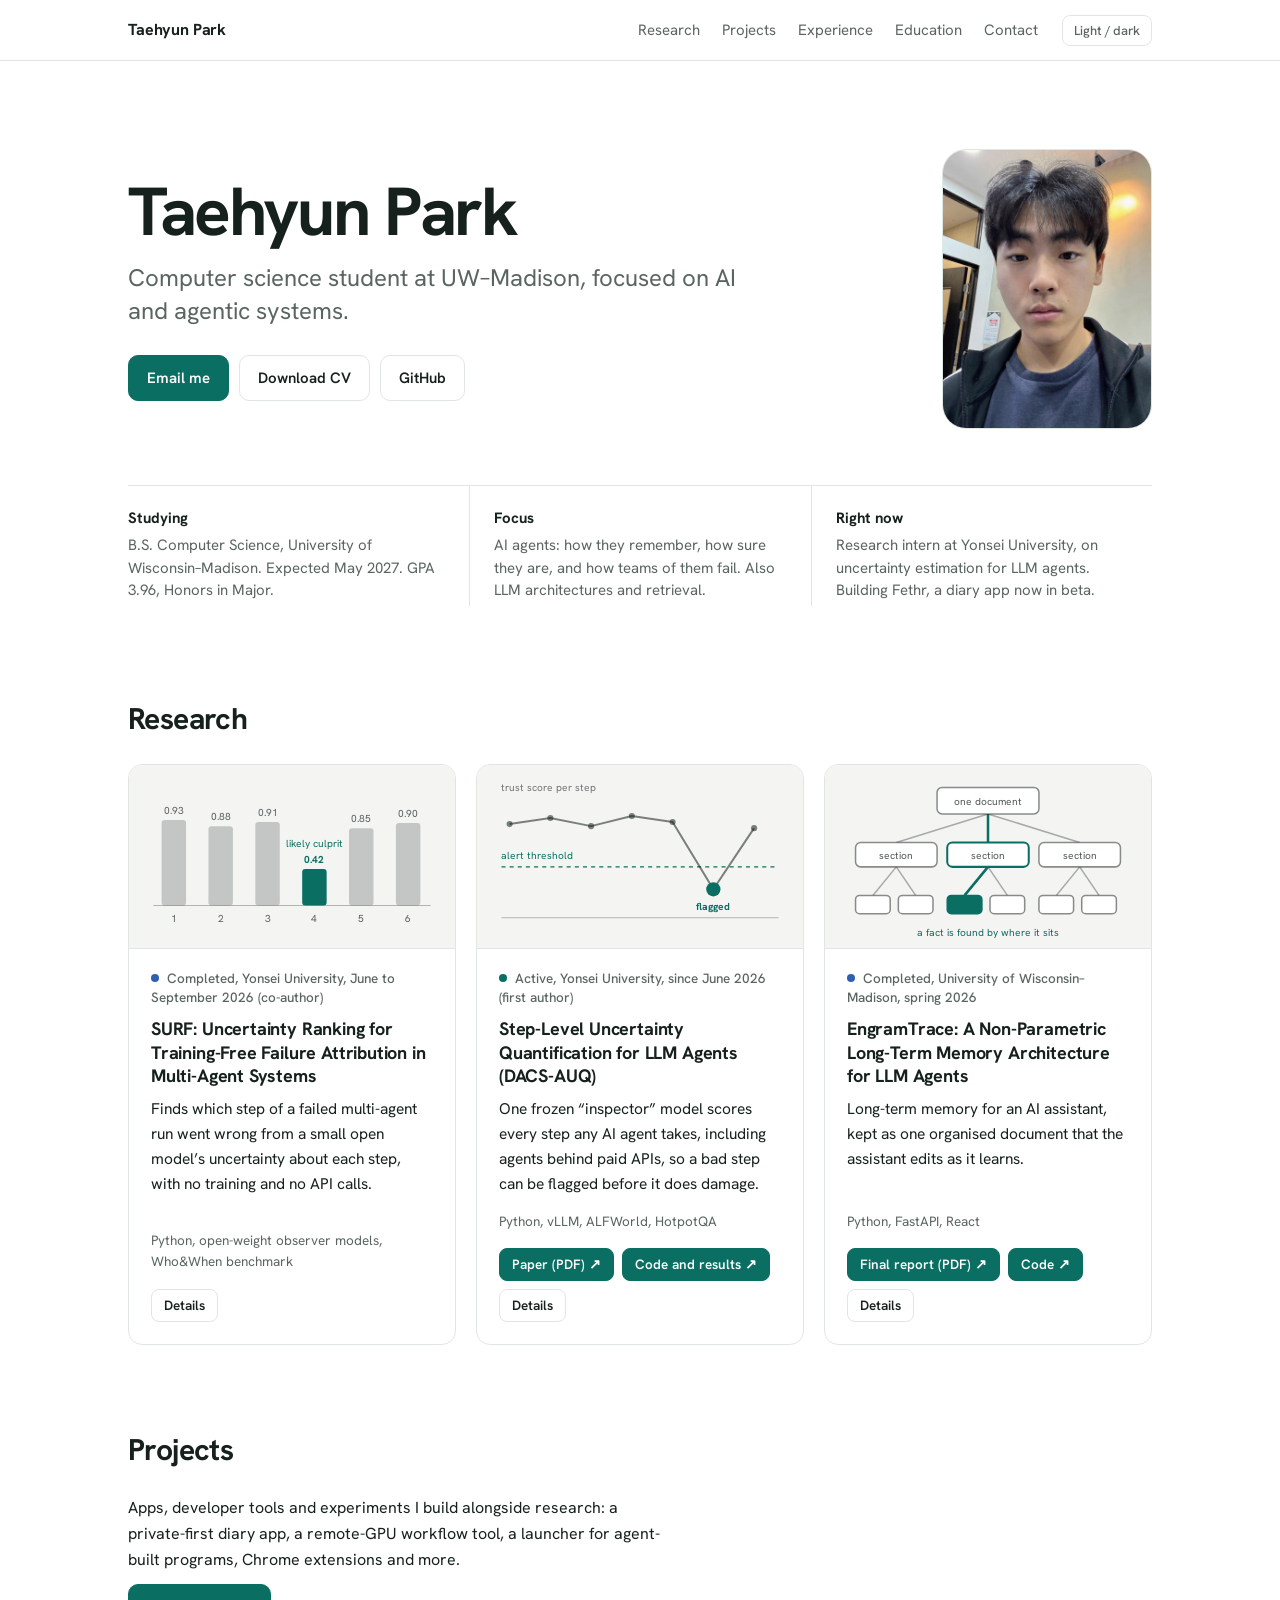
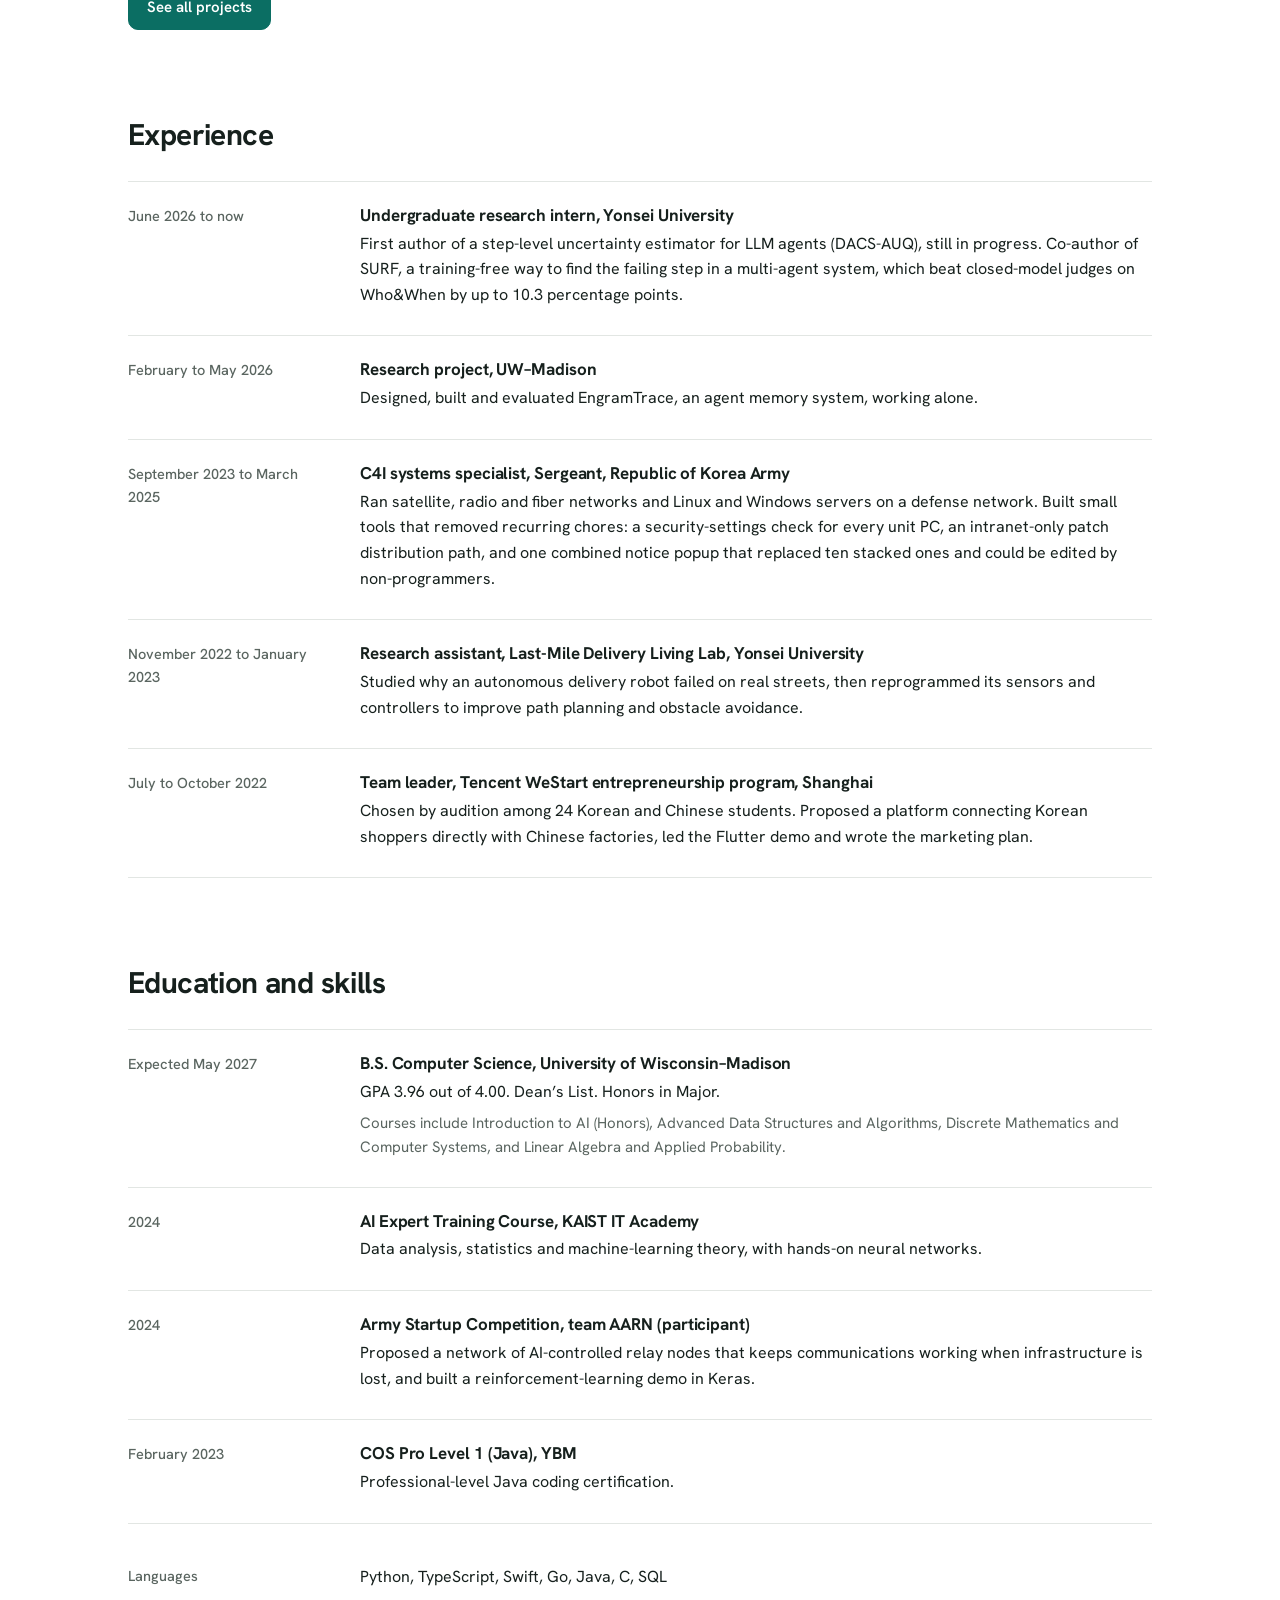
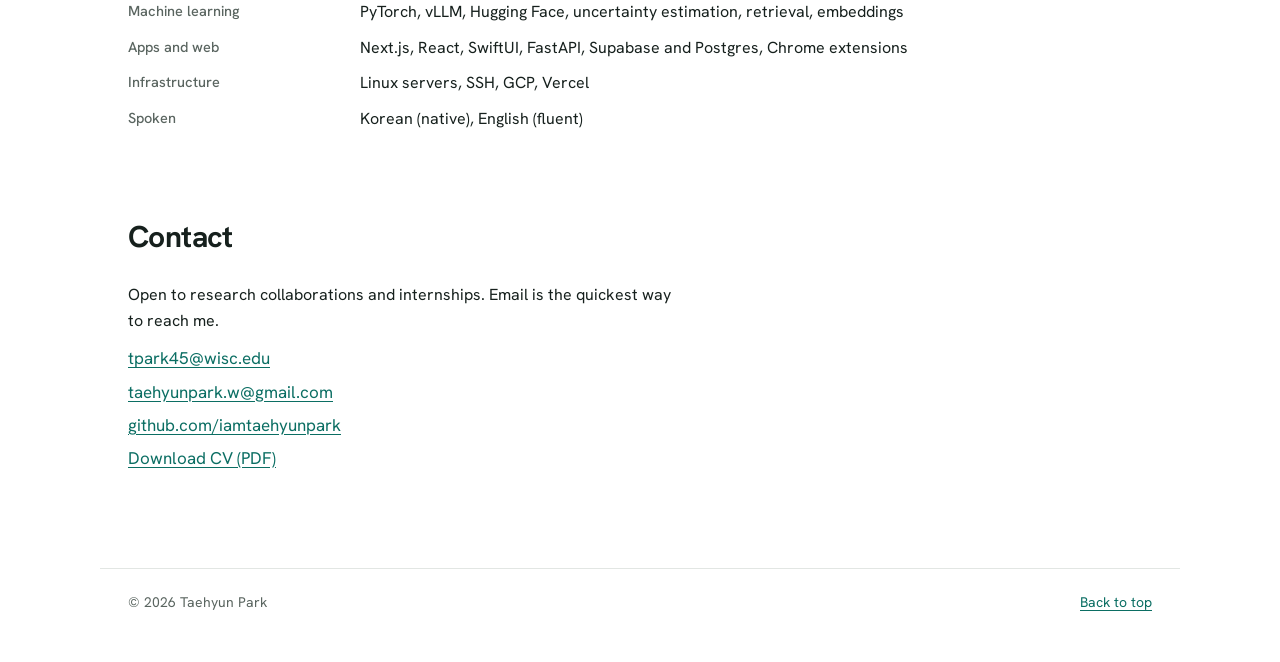
<file: index.html>
<!doctype html>
<html lang="en" class="no-js">
<head>
<meta charset="utf-8">
<meta name="viewport" content="width=device-width, initial-scale=1">
<title>Taehyun Park</title>
<meta name="description" content="Taehyun Park is a computer science student at UW–Madison focused on AI and agentic systems: agent memory, uncertainty and multi-agent failures. He also builds apps and developer tools.">
<meta property="og:title" content="Taehyun Park">
<meta property="og:description" content="Computer science student at UW–Madison focused on AI and agentic systems.">
<meta property="og:type" content="website">
<meta name="theme-color" content="#ffffff" media="(prefers-color-scheme: light)">
<meta name="theme-color" content="#101312" media="(prefers-color-scheme: dark)">
<link rel="icon" href="data:image/svg+xml,%3Csvg xmlns='http://www.w3.org/2000/svg' viewBox='0 0 64 64'%3E%3Crect width='64' height='64' rx='14' fill='%230b6e63'/%3E%3Ctext x='32' y='43' font-family='Arial,sans-serif' font-size='28' font-weight='700' text-anchor='middle' fill='white'%3ETP%3C/text%3E%3C/svg%3E">
<link rel="preconnect" href="https://fonts.googleapis.com">
<link rel="preconnect" href="https://fonts.gstatic.com" crossorigin>
<link rel="stylesheet" href="https://fonts.googleapis.com/css2?family=Hanken+Grotesk:wght@400;500;600;700&display=swap">
<link rel="stylesheet" href="style.css?v=20261016">
<script>
  document.documentElement.classList.remove('no-js');
  try { var t = localStorage.getItem('theme'); if (t) document.documentElement.setAttribute('data-theme', t); } catch (e) {}
</script>
</head>
<body>

<header class="top">
  <div class="wrap top-in">
    <a class="brand" href="#top">Taehyun Park</a>
    <nav aria-label="Sections">
      <a href="#research">Research</a>
      <a href="projects.html">Projects</a>
      <a href="#experience">Experience</a>
      <a href="#education">Education</a>
      <a href="#contact">Contact</a>
    </nav>
    <button id="theme" class="theme-btn" aria-label="Switch between light and dark theme">Light / dark</button>
  </div>
</header>

<main id="top">

  <!-- HERO -->
  <section class="hero wrap">
    <div class="hero-text">
      <h1>Taehyun Park</h1>
      <p class="tagline">Computer science student at UW–Madison, focused on AI and agentic systems.</p>
      <p class="cta">
        <a class="btn" href="mailto:tpark45@wisc.edu">Email me</a>
        <a class="btn ghost" href="assets/Taehyun_Park_CV.pdf?v=20260929" download>Download CV</a>
        <a class="btn ghost" href="https://github.com/iamtaehyunpark">GitHub</a>
      </p>
    </div>
    <!-- HEADSHOT: 3:4 portrait photo at assets/headshot.jpg. Until then the "TP" placeholder shows. -->
    <div class="avatar" aria-label="Taehyun Park">
      <span class="avatar-ph" aria-hidden="true">TP</span>
      <img src="assets/headshot.jpg?v=20260929" alt="Portrait of Taehyun Park" width="900" height="1200" onerror="this.remove()">
    </div>

    <dl class="glance">
      <div>
        <dt>Studying</dt>
        <dd>B.S. Computer Science, University of Wisconsin–Madison. Expected May 2027. GPA 3.96, Honors in Major.</dd>
      </div>
      <div>
        <dt>Focus</dt>
        <dd>AI agents: how they remember, how sure they are, and how teams of them fail. Also LLM architectures and retrieval.</dd>
      </div>
      <div>
        <dt>Right now</dt>
        <dd>Research intern at Yonsei University, on uncertainty estimation for LLM agents. Building Fethr, a diary app now in beta.</dd>
      </div>
    </dl>
  </section>

  <!-- RESEARCH -->
  <section id="research" class="wrap">
    <h2>Research</h2>
    <div class="cards">

      <article class="card" id="surf">
        <div class="thumb" aria-hidden="true">
          <svg viewBox="0 0 320 180" role="img" aria-label="Six steps with score bars; the lowest is highlighted">
            <line x1="24" y1="138" x2="296" y2="138" stroke="currentColor" stroke-opacity=".3"/>
            <g fill="currentColor" fill-opacity=".22">
              <rect x="32" y="54" width="24" height="84" rx="3"/>
              <rect x="78" y="60" width="24" height="78" rx="3"/>
              <rect x="124" y="56" width="24" height="82" rx="3"/>
              <rect x="216" y="62" width="24" height="76" rx="3"/>
              <rect x="262" y="57" width="24" height="81" rx="3"/>
            </g>
            <rect x="170" y="102" width="24" height="36" rx="3" fill="var(--accent)"/>
            <g font-size="10" text-anchor="middle" fill="currentColor" fill-opacity=".7">
              <text x="44" y="48">0.93</text><text x="90" y="54">0.88</text><text x="136" y="50">0.91</text>
              <text x="228" y="56">0.85</text><text x="274" y="51">0.90</text>
              <text x="44" y="154">1</text><text x="90" y="154">2</text><text x="136" y="154">3</text>
              <text x="182" y="154">4</text><text x="228" y="154">5</text><text x="274" y="154">6</text>
            </g>
            <text x="182" y="96" font-size="10" font-weight="700" text-anchor="middle" fill="var(--accent)">0.42</text>
            <text x="182" y="80" font-size="10" text-anchor="middle" fill="var(--accent)">likely culprit</text>
          </svg>
        </div>
        <div class="card-body">
          <p class="status"><span class="dot s-shipped"></span>Completed, Yonsei University, June to September 2026 (co-author)</p>
          <h3><button type="button" class="open">SURF: Uncertainty Ranking for Training-Free Failure Attribution in Multi-Agent Systems</button></h3>
          <p class="summary">Finds which step of a failed multi-agent run went wrong from a small open model’s uncertainty about each step, with no training and no API calls.</p>
          <p class="tags">Python, open-weight observer models, Who&amp;When benchmark</p>
        </div>
        <div class="full" hidden>
          <p>When several AI agents work together and the job fails, someone has to work out which step actually broke it. Reading the whole transcript with a very large model is expensive, and training a dedicated model needs many labelled failures.</p>
          <p>SURF uses a fixed, open-weight model as an observer. It scores each step by how likely it is to be fine, and keeps that score instead of rounding it to yes or no. A step rated 51% and one rated 91% both round to “yes” but are very different. Ranking the steps by score points to the shakiest one, with no training and no labelled failures.</p>
          <ul>
            <li>Tested on Who&amp;When, a public set of failed multi-agent runs where humans marked the culprit step.</li>
            <li>Beat judging by a closed frontier model by up to 10.3 percentage points, with no API calls.</li>
            <li>The gain comes from keeping the continuous score: it beats the same observer’s yes/no answer in 51 of 56 settings.</li>
            <li>Holds across different ways of picking the step and different uncertainty measures. A single quick “is this step true?” probability was the strongest and cheapest signal.</li>
          </ul>
        </div>
      </article>

      <article class="card" id="dacs">
        <div class="thumb" aria-hidden="true">
          <svg viewBox="0 0 320 180" role="img" aria-label="A trust score per step dips below an alert threshold">
            <text x="24" y="26" font-size="10" fill="currentColor" fill-opacity=".6">trust score per step</text>
            <line x1="24" y1="150" x2="296" y2="150" stroke="currentColor" stroke-opacity=".3"/>
            <line x1="24" y1="100" x2="296" y2="100" stroke="var(--accent)" stroke-dasharray="4 4"/>
            <text x="24" y="92" font-size="10" fill="var(--accent)">alert threshold</text>
            <polyline points="32,58 72,52 112,60 152,50 192,56 232,122 272,62" fill="none" stroke="currentColor" stroke-opacity=".55" stroke-width="2" stroke-linejoin="round"/>
            <g fill="currentColor" fill-opacity=".55">
              <circle cx="32" cy="58" r="3"/><circle cx="72" cy="52" r="3"/><circle cx="112" cy="60" r="3"/>
              <circle cx="152" cy="50" r="3"/><circle cx="192" cy="56" r="3"/><circle cx="272" cy="62" r="3"/>
            </g>
            <circle cx="232" cy="122" r="7" fill="var(--accent)"/>
            <text x="232" y="142" font-size="10" font-weight="700" text-anchor="middle" fill="var(--accent)">flagged</text>
          </svg>
        </div>
        <div class="card-body">
          <p class="status"><span class="dot s-active"></span>Active, Yonsei University, since June 2026 (first author)</p>
          <h3><button type="button" class="open">Step-Level Uncertainty Quantification for LLM Agents (DACS-AUQ)</button></h3>
          <p class="summary">One frozen “inspector” model scores every step any AI agent takes, including agents behind paid APIs, so a bad step can be flagged before it does damage.</p>
          <p class="tags">Python, vLLM, ALFWorld, HotpotQA</p>
        </div>
        <div class="full" hidden>
          <p>An AI agent finishes a task in many small steps: look something up, click a button, run a command. Sometimes step 6 quietly goes wrong and everything after it is wasted. The goal is a warning light that comes on before a bad step is taken.</p>
          <p>The obvious approach is to ask the agent how sure it is, but what “sure” means changes from one model to the next. Instead, a separate, fixed model acts as an inspector. It reads each step of any agent in a single pass, with no training, and gives it a trust score. It is calibrated once and then reused across agents, like a second pair of eyes that doesn’t share the agent’s blind spots.</p>
          <ul>
            <li>Built and released a corpus of about 62,000 labelled steps from 6 model families on household tasks in a text world (ALFWorld) and multi-part questions (HotpotQA), under three definitions of “error”.</li>
            <li>No agent’s own confidence signal carried over to other agents, and judging whole runs is confounded by how long the run is.</li>
            <li>Caught mistakes better than the agents’ own self-checks in 9 of 11 settings under the strictest error definition, and all 11 under the others, at about 1/100 the cost of using GPT-4o as the judge. The gain splits into the inspector’s skill and a measured tendency of agents to be lenient on themselves.</li>
            <li>Chooses when to raise the alarm for a new agent without any labelled mistakes from that agent: 12 of 16 held-out tests landed within tolerance across four inspector types.</li>
          </ul>
          <p class="full-links"><a href="https://github.com/iamtaehyunpark/DACS-AUQ/blob/main/paper.pdf">Paper (PDF)</a> <a href="https://github.com/iamtaehyunpark/DACS-AUQ">Code and results</a></p>
        </div>
      </article>

      <article class="card" id="engram">
        <div class="thumb" aria-hidden="true">
          <svg viewBox="0 0 320 180" role="img" aria-label="A knowledge document organised as a tree, with one path highlighted">
            <g fill="none" stroke="currentColor" stroke-opacity=".35" stroke-width="1.5">
              <path d="M160 48 L70 76 M160 48 L160 76 M160 48 L250 76"/>
              <path d="M70 100 L47 128 M70 100 L89 128 M160 100 L137 128 M160 100 L179 128 M250 100 L227 128 M250 100 L269 128"/>
            </g>
            <path d="M160 48 L160 76 M160 100 L137 128" fill="none" stroke="var(--accent)" stroke-width="2.5"/>
            <g fill="var(--bg)" stroke="currentColor" stroke-opacity=".5" stroke-width="1.5">
              <rect x="110" y="22" width="100" height="26" rx="5"/>
              <rect x="30" y="76" width="80" height="24" rx="5"/>
              <rect x="120" y="76" width="80" height="24" rx="5" stroke="var(--accent)" stroke-opacity="1" stroke-width="2"/>
              <rect x="210" y="76" width="80" height="24" rx="5"/>
              <rect x="30" y="128" width="34" height="18" rx="4"/><rect x="72" y="128" width="34" height="18" rx="4"/>
              <rect x="120" y="128" width="34" height="18" rx="4" fill="var(--accent)" stroke="var(--accent)" stroke-opacity="1"/><rect x="162" y="128" width="34" height="18" rx="4"/>
              <rect x="210" y="128" width="34" height="18" rx="4"/><rect x="252" y="128" width="34" height="18" rx="4"/>
            </g>
            <g font-size="10" text-anchor="middle" fill="currentColor" fill-opacity=".75">
              <text x="160" y="39">one document</text>
              <text x="70" y="92">section</text><text x="160" y="92">section</text><text x="250" y="92">section</text>
            </g>
            <text x="160" y="168" font-size="10" text-anchor="middle" fill="var(--accent)">a fact is found by where it sits</text>
          </svg>
        </div>
        <div class="card-body">
          <p class="status"><span class="dot s-shipped"></span>Completed, University of Wisconsin–Madison, spring 2026</p>
          <h3><button type="button" class="open">EngramTrace: A Non-Parametric Long-Term Memory Architecture for LLM Agents</button></h3>
          <p class="summary">Long-term memory for an AI assistant, kept as one organised document that the assistant edits as it learns.</p>
          <p class="tags">Python, FastAPI, React</p>
        </div>
        <div class="full" hidden>
          <p>Chat assistants forget. The usual fix, retrieval, chops knowledge into separate snippets and searches them, which loses how ideas relate. EngramTrace works more like a well-kept notebook: everything the assistant knows lives in one organised web document with chapters and sections. As conversations come in, the assistant files new facts in the right place, removes what is out of date, and, after a long idle stretch, tidies the whole notebook, a bit like sleep does for us.</p>
          <ul>
            <li>Because it is one document, the assistant sees the whole structure at once and places new knowledge in a fixed number of model calls.</li>
            <li>A note is found partly by where it sits: each carries some of the meaning of the headings above it, so the same sentence means different things under “Login” and “Data formats”.</li>
            <li>The memory opens in any browser, so a person can read and correct it.</li>
            <li>Tested on all 2,417 questions of MuSiQue, a hard multi-step question benchmark, feeding every passage through the live memory first: 0.646 answer F1 and 0.515 exact match, using open models on a single GPU. Comparisons with plain retrieval baselines are still to come.</li>
          </ul>
          <p class="full-links"><a href="https://github.com/iamtaehyunpark/EngramTrace/blob/main/EngramTrace.pdf">Final report (PDF)</a> <a href="https://github.com/iamtaehyunpark/EngramTrace">Code</a></p>
        </div>
      </article>

    </div>
  </section>

  <!-- PROJECTS -->
  <section id="projects" class="wrap">
    <h2>Projects</h2>
    <p class="contact-lead">Apps, developer tools and experiments I build alongside research: a private-first diary app, a remote-GPU workflow tool, a launcher for agent-built programs, Chrome extensions and more.</p>
    <p class="cta"><a class="btn" href="projects.html">See all projects</a></p>
  </section>

  <!-- EXPERIENCE -->
  <section id="experience" class="wrap">
    <h2>Experience</h2>
    <div class="timeline">
      <div class="row">
        <p class="when">June 2026 to now</p>
        <div><h3>Undergraduate research intern, Yonsei University</h3>
          <p>First author of a step-level uncertainty estimator for LLM agents (DACS-AUQ), still in progress. Co-author of SURF, a training-free way to find the failing step in a multi-agent system, which beat closed-model judges on Who&amp;When by up to 10.3 percentage points.</p></div>
      </div>
      <div class="row">
        <p class="when">February to May 2026</p>
        <div><h3>Research project, UW–Madison</h3>
          <p>Designed, built and evaluated EngramTrace, an agent memory system, working alone.</p></div>
      </div>
      <div class="row">
        <p class="when">September 2023 to March 2025</p>
        <div><h3>C4I systems specialist, Sergeant, Republic of Korea Army</h3>
          <p>Ran satellite, radio and fiber networks and Linux and Windows servers on a defense network. Built small tools that removed recurring chores: a security-settings check for every unit PC, an intranet-only patch distribution path, and one combined notice popup that replaced ten stacked ones and could be edited by non-programmers.</p></div>
      </div>
      <div class="row">
        <p class="when">November 2022 to January 2023</p>
        <div><h3>Research assistant, Last-Mile Delivery Living Lab, Yonsei University</h3>
          <p>Studied why an autonomous delivery robot failed on real streets, then reprogrammed its sensors and controllers to improve path planning and obstacle avoidance.</p></div>
      </div>
      <div class="row">
        <p class="when">July to October 2022</p>
        <div><h3>Team leader, Tencent WeStart entrepreneurship program, Shanghai</h3>
          <p>Chosen by audition among 24 Korean and Chinese students. Proposed a platform connecting Korean shoppers directly with Chinese factories, led the Flutter demo and wrote the marketing plan.</p></div>
      </div>
    </div>
  </section>

  <!-- EDUCATION -->
  <section id="education" class="wrap">
    <h2>Education and skills</h2>
    <div class="timeline">
      <div class="row">
        <p class="when">Expected May 2027</p>
        <div><h3>B.S. Computer Science, University of Wisconsin–Madison</h3>
          <p>GPA 3.96 out of 4.00. Dean’s List. Honors in Major.</p>
          <p class="muted">Courses include Introduction to AI (Honors), Advanced Data Structures and Algorithms, Discrete Mathematics and Computer Systems, and Linear Algebra and Applied Probability.</p></div>
      </div>
      <div class="row">
        <p class="when">2024</p>
        <div><h3>AI Expert Training Course, KAIST IT Academy</h3>
          <p>Data analysis, statistics and machine-learning theory, with hands-on neural networks.</p></div>
      </div>
      <div class="row">
        <p class="when">2024</p>
        <div><h3>Army Startup Competition, team AARN (participant)</h3>
          <p>Proposed a network of AI-controlled relay nodes that keeps communications working when infrastructure is lost, and built a reinforcement-learning demo in Keras.</p></div>
      </div>
      <div class="row">
        <p class="when">February 2023</p>
        <div><h3>COS Pro Level 1 (Java), YBM</h3>
          <p>Professional-level Java coding certification.</p></div>
      </div>
    </div>

    <dl class="skills">
      <dt>Languages</dt><dd>Python, TypeScript, Swift, Go, Java, C, SQL</dd>
      <dt>Machine learning</dt><dd>PyTorch, vLLM, Hugging Face, uncertainty estimation, retrieval, embeddings</dd>
      <dt>Apps and web</dt><dd>Next.js, React, SwiftUI, FastAPI, Supabase and Postgres, Chrome extensions</dd>
      <dt>Infrastructure</dt><dd>Linux servers, SSH, GCP, Vercel</dd>
      <dt>Spoken</dt><dd>Korean (native), English (fluent)</dd>
    </dl>
  </section>

  <!-- CONTACT -->
  <section id="contact" class="wrap">
    <h2>Contact</h2>
    <p class="contact-lead">Open to research collaborations and internships. Email is the quickest way to reach me.</p>
    <ul class="contact">
      <li><a href="mailto:tpark45@wisc.edu">tpark45@wisc.edu</a></li>
      <li><a href="mailto:taehyunpark.w@gmail.com">taehyunpark.w@gmail.com</a></li>
      <li><a href="https://github.com/iamtaehyunpark">github.com/iamtaehyunpark</a></li>
      <li><a href="assets/Taehyun_Park_CV.pdf?v=20260929" download>Download CV (PDF)</a></li>
    </ul>
  </section>

</main>

<footer class="wrap foot">
  <span>© <span id="yr">2026</span> Taehyun Park</span>
  <a href="#top">Back to top</a>
</footer>

<dialog id="modal" aria-labelledby="modal-title">
  <div class="modal-in">
    <button type="button" class="modal-x" aria-label="Close">Close</button>
    <p id="modal-status" class="status"></p>
    <h3 id="modal-title"></h3>
    <div id="modal-body" class="modal-body"></div>
  </div>
</dialog>

<script src="script.js?v=20261016"></script>
</body>
</html>
</file>
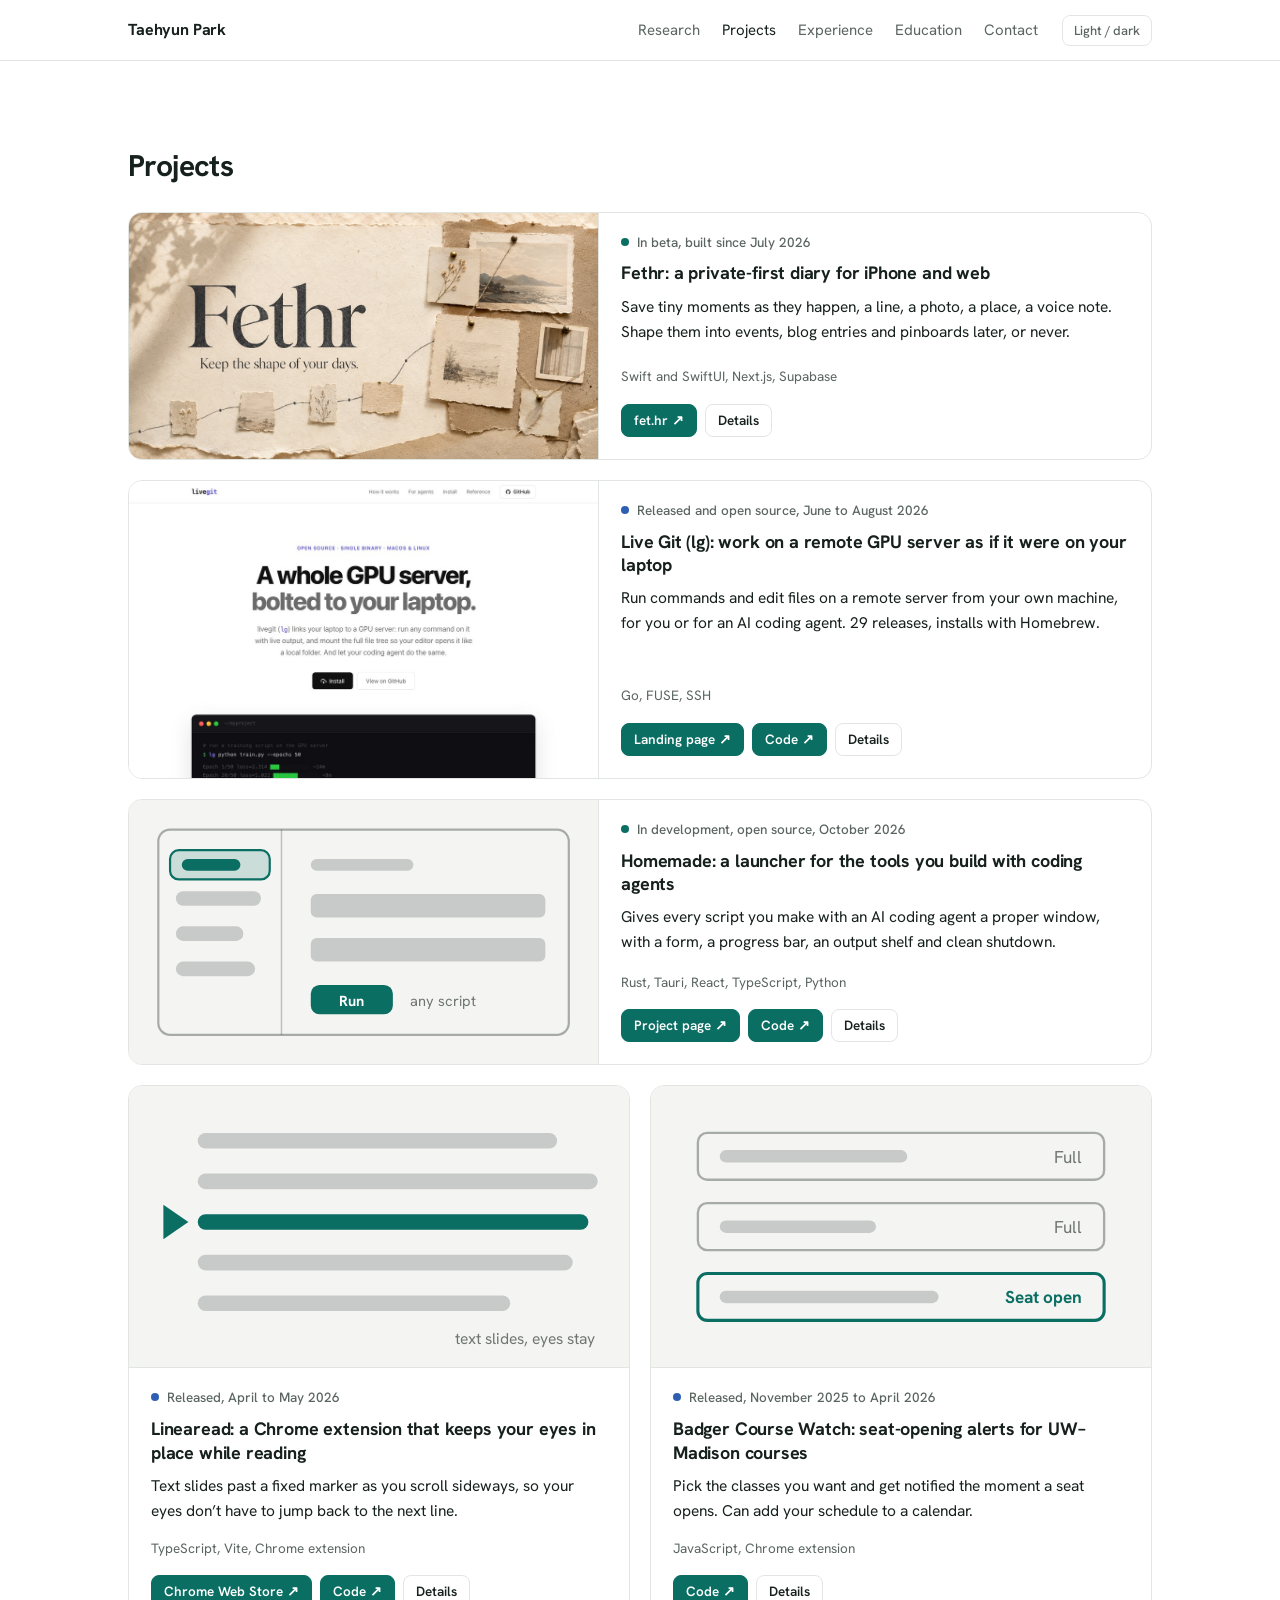
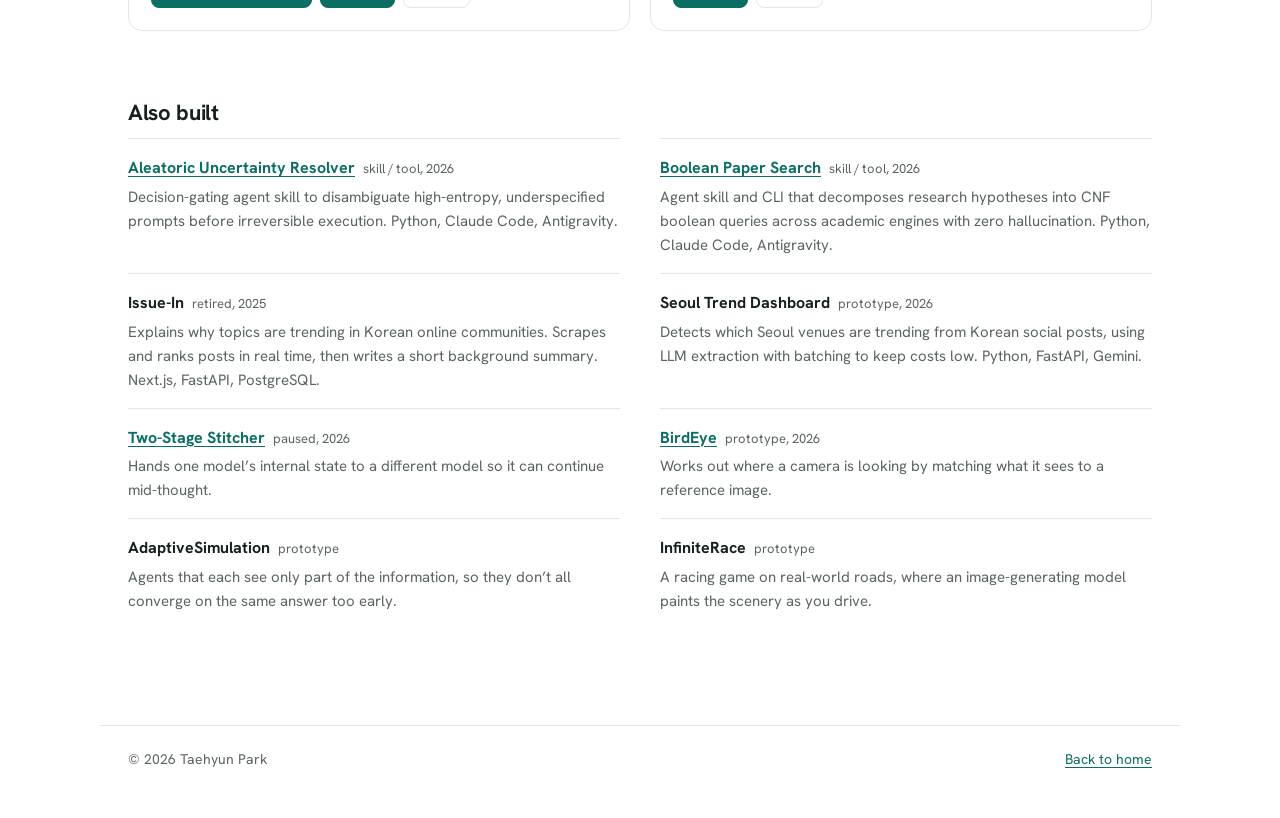
<file: projects.html>
<!doctype html>
<html lang="en" class="no-js">
<head>
<meta charset="utf-8">
<meta name="viewport" content="width=device-width, initial-scale=1">
<title>Projects | Taehyun Park</title>
<meta name="description" content="Apps, developer tools and experiments built by Taehyun Park.">
<meta property="og:title" content="Projects | Taehyun Park">
<meta property="og:description" content="Apps, developer tools and experiments built by Taehyun Park.">
<meta property="og:type" content="website">
<meta name="theme-color" content="#ffffff" media="(prefers-color-scheme: light)">
<meta name="theme-color" content="#101312" media="(prefers-color-scheme: dark)">
<link rel="icon" href="data:image/svg+xml,%3Csvg xmlns='http://www.w3.org/2000/svg' viewBox='0 0 64 64'%3E%3Crect width='64' height='64' rx='14' fill='%230b6e63'/%3E%3Ctext x='32' y='43' font-family='Arial,sans-serif' font-size='28' font-weight='700' text-anchor='middle' fill='white'%3ETP%3C/text%3E%3C/svg%3E">
<link rel="preconnect" href="https://fonts.googleapis.com">
<link rel="preconnect" href="https://fonts.gstatic.com" crossorigin>
<link rel="stylesheet" href="https://fonts.googleapis.com/css2?family=Hanken+Grotesk:wght@400;500;600;700&display=swap">
<link rel="stylesheet" href="style.css?v=20261016">
<script>
  document.documentElement.classList.remove('no-js');
  try { var t = localStorage.getItem('theme'); if (t) document.documentElement.setAttribute('data-theme', t); } catch (e) {}
</script>
</head>
<body>

<header class="top">
  <div class="wrap top-in">
    <a class="brand" href="index.html">Taehyun Park</a>
    <nav aria-label="Sections">
      <a href="index.html#research">Research</a>
      <a href="projects.html" aria-current="page">Projects</a>
      <a href="index.html#experience">Experience</a>
      <a href="index.html#education">Education</a>
      <a href="index.html#contact">Contact</a>
    </nav>
    <button id="theme" class="theme-btn" aria-label="Switch between light and dark theme">Light / dark</button>
  </div>
</header>

<main id="top">

  <!-- PROJECTS -->
  <section id="projects" class="wrap">
    <h2>Projects</h2>
    <div class="cards">

      <article class="card wide" id="fethr">
        <div class="thumb photo"><img src="assets/fethr.jpg?v=20260920001847" alt="Fethr: Keep the shape of your days" width="1200" height="630" loading="lazy"></div>
        <div class="card-body">
          <p class="status"><span class="dot s-active"></span>In beta, built since July 2026</p>
          <h3><button type="button" class="open">Fethr: a private-first diary for iPhone and web</button></h3>
          <p class="summary">Save tiny moments as they happen, a line, a photo, a place, a voice note. Shape them into events, blog entries and pinboards later, or never.</p>
          <p class="tags">Swift and SwiftUI, Next.js, Supabase</p>
        </div>
        <div class="full" hidden>
          <p>Most journaling asks you to write something worth publishing before it saves anything, so most small moments never get saved: a sentence you thought on a walk, a photo that caught a mood, the café you stepped into. Fethr turns that around: record first, shape it later. Pieces land on one private timeline with no title and no form. Weeks later you can group them into an event, start a blog entry from them, or arrange them on a pinboard.</p>
          <ul>
            <li><b>Private by default.</b> The timeline has no likes, comments or audience. Only what you deliberately write or broadcast reaches anyone.</li>
            <li><b>No blank page.</b> Select moments from your timeline and they become the first draft of a blog entry.</li>
            <li><b>A pinboard like a room you decorate.</b> Move, resize and rotate photos, text and stickers, and share a link with a guestbook and a soundtrack.</li>
            <li><b>Share a day, not a feed.</b> A broadcast lets close friends walk through your day for 24 hours, then it disappears.</li>
            <li>Works offline, has Home Screen widgets, and speaks English and Korean.</li>
            <li>Native iPhone app and web app on one backend, with over 2,300 automated tests.</li>
          </ul>
          <figure class="full-shot"><img src="assets/fethr-app.jpg?v=20260920001847" alt="Fethr on iPhone: a monthly summary of visited places, with demo data" width="404" height="559" loading="lazy"><figcaption>Monthly places summary on iPhone (demo data)</figcaption></figure>
          <p class="full-links"><a href="https://fet.hr">fet.hr</a> <span class="muted">The code is private.</span></p>
        </div>
      </article>

      <article class="card wide" id="livegit">
        <div class="thumb photo"><img src="assets/livegit.jpg?v=20260920001847" alt="The Live Git landing page: A whole GPU server, bolted to your laptop" width="1000" height="633" loading="lazy"></div>
        <div class="card-body">
          <p class="status"><span class="dot s-shipped"></span>Released and open source, June to August 2026</p>
          <h3><button type="button" class="open">Live Git (lg): work on a remote GPU server as if it were on your laptop</button></h3>
          <p class="summary">Run commands and edit files on a remote server from your own machine, for you or for an AI coding agent. 29 releases, installs with Homebrew.</p>
          <p class="tags">Go, FUSE, SSH</p>
        </div>
        <div class="full" hidden>
          <p>Working on a GPU server usually means logging in over SSH, copying files back and forth, and babysitting long training runs. Live Git fixes the three worst parts, so the server feels like part of your laptop.</p>
          <ul>
            <li><b>Run anything there.</b> Type <code>lg</code> before a command and it runs on the server with live output, colours, progress bars and Ctrl-C, exactly as if it were local.</li>
            <li><b>Edit here.</b> <code>lg mount</code> makes the server’s project appear as a normal folder, instantly, even for huge ones. Files download when opened, and saves reach the server in milliseconds.</li>
            <li><b>Leave long runs alone.</b> <code>lg run -d</code> detaches a job so it keeps going when your laptop sleeps or the connection drops.</li>
          </ul>
          <p><b>Made for AI agents too.</b> A coding agent can’t answer a two-factor login prompt or live inside a remote shell. Live Git gives it real local files to read and edit, and one command to run things on the server. <code>lg init</code> writes an instruction file so the agent knows how to use it from its first prompt, so the loop of fix, retrain and read the results can run without a person in the middle.</p>
          <p class="full-links"><a href="https://iamtaehyunpark.github.io/livegit/">Landing page</a> <a href="https://github.com/iamtaehyunpark/livegit">Code</a></p>
        </div>
      </article>

      <article class="card wide" id="homemade">
        <div class="thumb" aria-hidden="true">
          <svg viewBox="0 0 320 180" role="img" aria-label="A launcher window: a list of small programs on the left, and one program shown with an input form and a Run button">
            <rect x="20" y="20" width="280" height="140" rx="8" fill="none" stroke="currentColor" stroke-opacity=".35" stroke-width="1.5"/>
            <line x1="104" y1="20" x2="104" y2="160" stroke="currentColor" stroke-opacity=".25"/>
            <g fill="currentColor" fill-opacity=".2">
              <rect x="32" y="62" width="58" height="10" rx="5"/>
              <rect x="32" y="86" width="46" height="10" rx="5"/>
              <rect x="32" y="110" width="54" height="10" rx="5"/>
            </g>
            <rect x="28" y="34" width="68" height="20" rx="6" fill="var(--accent)" fill-opacity=".18" stroke="var(--accent)" stroke-width="1.5"/>
            <rect x="36" y="40" width="40" height="8" rx="4" fill="var(--accent)"/>
            <g fill="currentColor" fill-opacity=".2">
              <rect x="124" y="40" width="70" height="8" rx="4"/>
              <rect x="124" y="64" width="160" height="16" rx="4"/>
              <rect x="124" y="94" width="160" height="16" rx="4"/>
            </g>
            <rect x="124" y="126" width="56" height="20" rx="6" fill="var(--accent)"/>
            <text x="152" y="140" font-size="10" font-weight="700" text-anchor="middle" fill="var(--accent-ink)">Run</text>
            <text x="192" y="140" font-size="10" fill="currentColor" fill-opacity=".6">any script</text>
          </svg>
        </div>
        <div class="card-body">
          <p class="status"><span class="dot s-active"></span>In development, open source, October 2026</p>
          <h3><button type="button" class="open">Homemade: a launcher for the tools you build with coding agents</button></h3>
          <p class="summary">Gives every script you make with an AI coding agent a proper window, with a form, a progress bar, an output shelf and clean shutdown.</p>
          <p class="tags">Rust, Tauri, React, TypeScript, Python</p>
        </div>
        <div class="full" hidden>
          <p>With coding agents, a custom script takes minutes to write. Keeping it usable takes longer. Six months later you have forgotten its flags, closing a terminal leaves stray processes holding memory or the GPU, and every project carries its own copy of the same heavy libraries. Homemade is a desktop app that sits between you and those programs and handles the running and cleaning up.</p>
          <ul>
            <li><b>A window for any script.</b> Describe a program in a small <code>homemade.toml</code> file and it gets an input form, saved presets, live progress and a shelf of its output files. A program can also ship its own web interface, or open as a standalone window.</li>
            <li><b>Clean running and deleting.</b> Programs run as normal native processes, and Homemade stops the whole process tree when they end. Packages are shared between projects instead of copied, and deleting a program first shows what it occupies and what only it uses.</li>
            <li><b>Built for agents.</b> It comes with a skill so your coding agent can build a tool and register it for you. You can click any element in the app to point the agent at it, and the same controls are available from a command line and as an MCP server.</li>
            <li>Uses Apple’s on-device model to draft a program’s manifest and to explain why a run failed. Targets macOS on Apple Silicon first, then Linux.</li>
          </ul>
          <p class="full-links"><a href="https://iamtaehyunpark.github.io/homemade/">Project page</a> <a href="https://github.com/iamtaehyunpark/homemade">Code</a></p>
        </div>
      </article>

      <article class="card" id="linearead">
        <div class="thumb" aria-hidden="true">
          <svg viewBox="0 0 320 180" role="img" aria-label="Lines of text sliding past a fixed marker">
            <g fill="currentColor" fill-opacity=".2">
              <rect x="44" y="30" width="230" height="10" rx="5"/>
              <rect x="44" y="56" width="256" height="10" rx="5"/>
              <rect x="44" y="108" width="240" height="10" rx="5"/>
              <rect x="44" y="134" width="200" height="10" rx="5"/>
            </g>
            <rect x="44" y="82" width="250" height="10" rx="5" fill="var(--accent)"/>
            <path d="M22 76 L38 87 L22 98 Z" fill="var(--accent)"/>
            <text x="298" y="165" font-size="10" text-anchor="end" fill="currentColor" fill-opacity=".6">text slides, eyes stay</text>
          </svg>
        </div>
        <div class="card-body">
          <p class="status"><span class="dot s-shipped"></span>Released, April to May 2026</p>
          <h3><button type="button" class="open">Linearead: a Chrome extension that keeps your eyes in place while reading</button></h3>
          <p class="summary">Text slides past a fixed marker as you scroll sideways, so your eyes don’t have to jump back to the next line.</p>
          <p class="tags">TypeScript, Vite, Chrome extension</p>
        </div>
        <div class="full" hidden>
          <p>When you read, your eyes reach the end of a line and swing back to the start of the next. Linearead slides the text past a fixed marker as you scroll sideways, so your eyes stay in one place. It works on any web page and is listed on the Chrome Web Store.</p>
          <p class="full-links"><a href="https://chromewebstore.google.com/detail/fpeagiabbikiiabchkmacdilmepjfahf">Chrome Web Store</a> <a href="https://github.com/iamtaehyunpark/linearead">Code</a></p>
        </div>
      </article>

      <article class="card" id="badger">
        <div class="thumb" aria-hidden="true">
          <svg viewBox="0 0 320 180" role="img" aria-label="Course list where one full class becomes open">
            <g fill="none" stroke="currentColor" stroke-opacity=".35" stroke-width="1.5">
              <rect x="30" y="30" width="260" height="30" rx="6"/>
              <rect x="30" y="75" width="260" height="30" rx="6"/>
            </g>
            <rect x="30" y="120" width="260" height="30" rx="6" fill="none" stroke="var(--accent)" stroke-width="2"/>
            <g fill="currentColor" fill-opacity=".2">
              <rect x="44" y="41" width="120" height="8" rx="4"/><rect x="44" y="86" width="100" height="8" rx="4"/><rect x="44" y="131" width="140" height="8" rx="4"/>
            </g>
            <g font-size="11" text-anchor="end" fill="currentColor" fill-opacity=".6">
              <text x="276" y="49">Full</text><text x="276" y="94">Full</text>
            </g>
            <text x="276" y="139" font-size="11" font-weight="700" text-anchor="end" fill="var(--accent)">Seat open</text>
          </svg>
        </div>
        <div class="card-body">
          <p class="status"><span class="dot s-shipped"></span>Released, November 2025 to April 2026</p>
          <h3><button type="button" class="open">Badger Course Watch: seat-opening alerts for UW–Madison courses</button></h3>
          <p class="summary">Pick the classes you want and get notified the moment a seat opens. Can add your schedule to a calendar.</p>
          <p class="tags">JavaScript, Chrome extension</p>
        </div>
        <div class="full" hidden>
          <p>A Chrome extension for UW–Madison students. Pick the classes you want, and it tells you when a seat opens in a full class. It can also export your schedule to a calendar.</p>
          <p class="full-links"><a href="https://github.com/iamtaehyunpark/seatnoti">Code</a></p>
        </div>
      </article>

    </div>

    <h3 class="sub">Also built</h3>
    <ul class="also">
      <li><b><a href="https://github.com/iamtaehyunpark/aleatoric-uncertainty-resolver">Aleatoric Uncertainty Resolver</a></b><span class="state">skill / tool, 2026</span><p>Decision-gating agent skill to disambiguate high-entropy, underspecified prompts before irreversible execution. Python, Claude Code, Antigravity.</p></li>
      <li><b><a href="https://github.com/iamtaehyunpark/boolean-paper-search">Boolean Paper Search</a></b><span class="state">skill / tool, 2026</span><p>Agent skill and CLI that decomposes research hypotheses into CNF boolean queries across academic engines with zero hallucination. Python, Claude Code, Antigravity.</p></li>
      <li><b>Issue-In</b><span class="state">retired, 2025</span><p>Explains why topics are trending in Korean online communities. Scrapes and ranks posts in real time, then writes a short background summary. Next.js, FastAPI, PostgreSQL.</p></li>
      <li><b>Seoul Trend Dashboard</b><span class="state">prototype, 2026</span><p>Detects which Seoul venues are trending from Korean social posts, using LLM extraction with batching to keep costs low. Python, FastAPI, Gemini.</p></li>
      <li><b><a href="https://github.com/iamtaehyunpark/two-stage-stitcher">Two-Stage Stitcher</a></b><span class="state">paused, 2026</span><p>Hands one model’s internal state to a different model so it can continue mid-thought.</p></li>
      <li><b><a href="https://github.com/iamtaehyunpark/birdeye">BirdEye</a></b><span class="state">prototype, 2026</span><p>Works out where a camera is looking by matching what it sees to a reference image.</p></li>
      <li><b>AdaptiveSimulation</b><span class="state">prototype</span><p>Agents that each see only part of the information, so they don’t all converge on the same answer too early.</p></li>
      <li><b>InfiniteRace</b><span class="state">prototype</span><p>A racing game on real-world roads, where an image-generating model paints the scenery as you drive.</p></li>
    </ul>
  </section>

</main>

<footer class="wrap foot">
  <span>© <span id="yr">2026</span> Taehyun Park</span>
  <a href="index.html">Back to home</a>
</footer>

<dialog id="modal" aria-labelledby="modal-title">
  <div class="modal-in">
    <button type="button" class="modal-x" aria-label="Close">Close</button>
    <p id="modal-status" class="status"></p>
    <h3 id="modal-title"></h3>
    <div id="modal-body" class="modal-body"></div>
  </div>
</dialog>

<script src="script.js?v=20261016"></script>
</body>
</html>
</file>
<file: style.css>
:root {
  --bg: #ffffff;
  --panel: #f4f5f3;
  --ink: #16201d;
  --muted: #5a6560;
  --line: #e2e6e3;
  --accent: #0b6e63;
  --accent-ink: #ffffff;
  --st-active: #0b6e63;
  --st-shipped: #2f5fb3;
  --st-proto: #b26b00;
  --st-paused: #7c8580;
  --st-retired: #a5aca8;
  --sans: "Hanken Grotesk", -apple-system, BlinkMacSystemFont, "Segoe UI", "Noto Sans KR", Arial, sans-serif;
}
@media (prefers-color-scheme: dark) {
  :root:not([data-theme="light"]) {
    --bg: #101312; --panel: #181c1b; --ink: #e8ece9; --muted: #9aa5a0; --line: #272d2b;
    --accent: #5fc9b5; --accent-ink: #0a1210;
    --st-active: #5fc9b5; --st-shipped: #8fb1ee; --st-proto: #e6b155; --st-paused: #8b958f; --st-retired: #6b746f;
  }
}
:root[data-theme="dark"] {
  --bg: #101312; --panel: #181c1b; --ink: #e8ece9; --muted: #9aa5a0; --line: #272d2b;
  --accent: #5fc9b5; --accent-ink: #0a1210;
  --st-active: #5fc9b5; --st-shipped: #8fb1ee; --st-proto: #e6b155; --st-paused: #8b958f; --st-retired: #6b746f;
}

* { box-sizing: border-box; }
html { scroll-behavior: smooth; scroll-padding-top: 72px; }
body { margin: 0; background: var(--bg); color: var(--ink); font: 16px/1.6 var(--sans); -webkit-font-smoothing: antialiased; }
a { color: var(--accent); text-underline-offset: 3px; }
a:focus-visible, button:focus-visible { outline: 2px solid var(--accent); outline-offset: 3px; border-radius: 4px; }
code { font-family: ui-monospace, SFMono-Regular, Menlo, Consolas, monospace; font-size: 0.88em; background: var(--panel); padding: 1px 5px; border-radius: 4px; }
.wrap { max-width: 1080px; margin: 0 auto; padding: 0 28px; }
.muted { color: var(--muted); }

/* top bar */
.top { position: sticky; top: 0; z-index: 20; background: color-mix(in srgb, var(--bg) 90%, transparent); backdrop-filter: blur(8px); border-bottom: 1px solid var(--line); }
.top-in { display: flex; align-items: center; gap: 24px; height: 60px; }
.brand { font-weight: 700; color: var(--ink); text-decoration: none; letter-spacing: -0.01em; }
.top nav { display: flex; gap: 22px; margin-left: auto; font-size: 15px; }
.top nav a { color: var(--muted); text-decoration: none; }
.top nav a:hover { color: var(--ink); }
.top nav a[aria-current] { color: var(--ink); }
.theme-btn { font: 500 13px var(--sans); color: var(--muted); background: none; border: 1px solid var(--line); border-radius: 8px; padding: 6px 11px; cursor: pointer; }
.theme-btn:hover { color: var(--ink); border-color: var(--muted); }

/* hero */
.hero { display: grid; grid-template-columns: minmax(0, 1fr) 200px; gap: 8px 48px; align-items: center; padding-top: 72px; padding-bottom: 8px; }
.hero h1 { font-size: clamp(44px, 7vw, 68px); line-height: 1.02; letter-spacing: -0.035em; font-weight: 700; margin: 0 0 16px; }
.tagline { font-size: clamp(19px, 2.4vw, 24px); line-height: 1.35; margin: 0 0 28px; color: var(--muted); max-width: 26em; }
.cta { display: flex; flex-wrap: wrap; gap: 10px; margin: 0; }
.btn { display: inline-block; padding: 10px 18px; border-radius: 10px; background: var(--accent); color: var(--accent-ink); font-weight: 600; font-size: 15px; text-decoration: none; border: 1px solid var(--accent); }
.btn:hover { filter: brightness(1.1); }
.btn.ghost { background: transparent; color: var(--ink); border-color: var(--line); }
.btn.ghost:hover { border-color: var(--muted); filter: none; }
.avatar { position: relative; width: 210px; height: 280px; border-radius: 24px; overflow: hidden; background: var(--panel); border: 1px solid var(--line); display: grid; place-items: center; justify-self: end; }
.avatar-ph { font-size: 56px; font-weight: 700; color: var(--accent); letter-spacing: -0.02em; }
.avatar img { position: absolute; inset: 0; width: 100%; height: 100%; object-fit: cover; }
.glance { grid-column: 1 / -1; display: grid; grid-template-columns: repeat(3, minmax(0, 1fr)); gap: 0; margin: 48px 0 0; border-top: 1px solid var(--line); }
.glance > div { padding: 20px 24px 4px 0; }
.glance > div + div { padding-left: 24px; border-left: 1px solid var(--line); }
.glance dt { font-weight: 700; font-size: 15px; margin: 0 0 4px; }
.glance dd { margin: 0; color: var(--muted); font-size: 15px; line-height: 1.5; }

/* sections */
section.wrap { padding-top: 88px; }
h2 { font-size: 30px; line-height: 1.15; letter-spacing: -0.02em; font-weight: 700; margin: 0 0 28px; }
h3 { margin: 0; }

/* cards */
.cards { display: grid; grid-template-columns: repeat(2, minmax(0, 1fr)); gap: 20px; }
#research .cards { grid-template-columns: repeat(3, minmax(0, 1fr)); }
.card { position: relative; display: flex; flex-direction: column; background: var(--bg); border: 1px solid var(--line); border-radius: 14px; overflow: hidden; transition: border-color .15s; }
.card:hover { border-color: var(--muted); }
.card.wide { grid-column: 1 / -1; flex-direction: row; }
.thumb { background: var(--panel); color: var(--ink); border-bottom: 1px solid var(--line); display: grid; place-items: center; }
.thumb svg { display: block; width: 100%; height: 100%; }
.thumb:not(.photo) { aspect-ratio: 16 / 9; }
#projects .card:not(.wide) .thumb { aspect-ratio: 16 / 7; }
.thumb.photo { padding: 0; }
.thumb.photo img { display: block; width: 100%; height: 100%; object-fit: cover; }
.card.wide .thumb { flex: 0 0 46%; border-bottom: 0; border-right: 1px solid var(--line); }
.card-body { padding: 20px 22px 22px; display: flex; flex-direction: column; flex: 1; }
.status { margin: 0 0 10px; font-size: 13.5px; font-weight: 500; color: var(--muted); line-height: 1.4; }
.dot { display: inline-block; width: 8px; height: 8px; border-radius: 50%; margin-right: 8px; transform: translateY(-1px); }
.s-active { background: var(--st-active); }
.s-shipped { background: var(--st-shipped); }
.s-proto { background: var(--st-proto); }
.s-paused { background: var(--st-paused); }
.s-retired { background: var(--st-retired); }
.card h3 { font-size: 18px; line-height: 1.3; letter-spacing: -0.01em; font-weight: 700; margin-bottom: 10px; }
.card-actions { display: flex; flex-wrap: wrap; gap: 8px; margin-top: 16px; position: relative; z-index: 1; }
.btn.small { padding: 6px 12px; font-size: 13.5px; border-radius: 8px; font-family: inherit; cursor: pointer; line-height: 1.4; }
.open { all: unset; cursor: pointer; }
.open::after { content: ""; position: absolute; inset: 0; }
.open:focus-visible { outline: 2px solid var(--accent); outline-offset: 4px; border-radius: 4px; }
.summary { margin: 0 0 14px; color: var(--ink); font-size: 15.5px; }
.tags { margin: auto 0 0; color: var(--muted); font-size: 13.5px; }

/* also built */
h3.sub { font-size: 22px; letter-spacing: -0.015em; margin: 64px 0 8px; }
.also { list-style: none; margin: 0; padding: 0; display: grid; grid-template-columns: repeat(2, minmax(0, 1fr)); gap: 0 40px; }
.also li { padding: 16px 0; border-top: 1px solid var(--line); }
.also b { font-weight: 700; }
.also b a { text-decoration-thickness: 1px; }
.also p { margin: 4px 0 0; color: var(--muted); font-size: 15px; }
.state { margin-left: 8px; font-size: 13px; color: var(--muted); }

/* timeline rows */
.timeline .row { display: grid; grid-template-columns: 200px minmax(0, 1fr); gap: 4px 32px; padding: 22px 0; border-top: 1px solid var(--line); }
.timeline .row:last-child { border-bottom: 1px solid var(--line); }
.when { margin: 3px 0 0; color: var(--muted); font-size: 14.5px; font-weight: 500; }
.timeline h3 { font-size: 17px; line-height: 1.35; letter-spacing: -0.005em; margin-bottom: 4px; }
.timeline p { margin: 0 0 6px; }
.timeline .muted { font-size: 15px; }
.skills { display: grid; grid-template-columns: 200px minmax(0, 1fr); gap: 10px 32px; margin: 40px 0 0; }
.skills dt { color: var(--muted); font-size: 14.5px; font-weight: 500; }
.skills dd { margin: 0; }

.contact-lead { margin: 0 0 12px; max-width: 34em; }
.contact { list-style: none; padding: 0; margin: 0; }
.contact li { margin: 6px 0; font-size: 17px; }
.foot { display: flex; justify-content: space-between; margin-top: 96px; padding-top: 22px; padding-bottom: 48px; border-top: 1px solid var(--line); color: var(--muted); font-size: 14px; }

/* details dialog */
dialog { border: 1px solid var(--line); border-radius: 16px; padding: 0; width: min(720px, calc(100vw - 32px)); max-height: calc(100vh - 48px); background: var(--bg); color: var(--ink); }
dialog::backdrop { background: rgb(10 14 13 / 0.55); }
.modal-in { padding: 28px 32px 32px; position: relative; }
.modal-x { position: absolute; top: 18px; right: 20px; font: 500 13px var(--sans); color: var(--muted); background: none; border: 1px solid var(--line); border-radius: 8px; padding: 5px 10px; cursor: pointer; }
.modal-x:hover { color: var(--ink); border-color: var(--muted); }
#modal-title { font-size: 24px; line-height: 1.25; letter-spacing: -0.02em; margin: 0 72px 18px 0; }
.modal-body p { margin: 0 0 14px; }
.modal-body ul { margin: 0 0 14px; padding-left: 20px; }
.modal-body li { margin: 6px 0; }
.modal-body .full-links { display: flex; flex-wrap: wrap; gap: 6px 20px; font-weight: 500; margin: 18px 0 0; }
.modal-body .full-shot { margin: 14px 0 0; }
.modal-body .full-shot img { display: block; width: 200px; height: auto; border-radius: 14px; border: 1px solid var(--line); }
.modal-body .full-shot figcaption { font-size: 13px; color: var(--muted); margin-top: 6px; }

/* without JS the details show inline */
.no-js .full { display: block !important; padding: 0 22px 20px; }
.no-js .full[hidden] { display: block; }

@media (max-width: 900px) {
  #research .cards { grid-template-columns: repeat(2, minmax(0, 1fr)); }
  .top nav { display: none; }
  .top-in { justify-content: space-between; }
  .hero { grid-template-columns: minmax(0, 1fr) 132px; gap: 8px 24px; padding-top: 44px; }
  .avatar { width: 132px; height: 176px; border-radius: 18px; }
  .avatar-ph { font-size: 38px; }
  .glance { grid-template-columns: 1fr; margin-top: 32px; }
  .glance > div, .glance > div + div { padding: 16px 0; border-left: 0; }
  .glance > div + div { border-top: 1px solid var(--line); }
  section.wrap { padding-top: 64px; }
}
@media (max-width: 680px) {
  .wrap { padding: 0 18px; }
  #research .cards, .cards { grid-template-columns: 1fr; }
  .card.wide { flex-direction: column; }
  .card.wide .thumb { flex: none; border-right: 0; border-bottom: 1px solid var(--line); }
  .also { grid-template-columns: 1fr; }
  .timeline .row, .skills { grid-template-columns: 1fr; gap: 2px; }
  .skills dt { margin-top: 8px; }
  .hero { grid-template-columns: 1fr; }
  .avatar { grid-row: 1; justify-self: start; width: 108px; height: 144px; }
  .avatar-ph { font-size: 30px; }
  .modal-in { padding: 22px 20px 24px; }
}
@media print { .top, .theme-btn, dialog { display: none; } .card { break-inside: avoid; } .no-js .full, .full { display: none; } }
@media (prefers-reduced-motion: reduce) { html { scroll-behavior: auto; } .card { transition: none; } }
</file>
